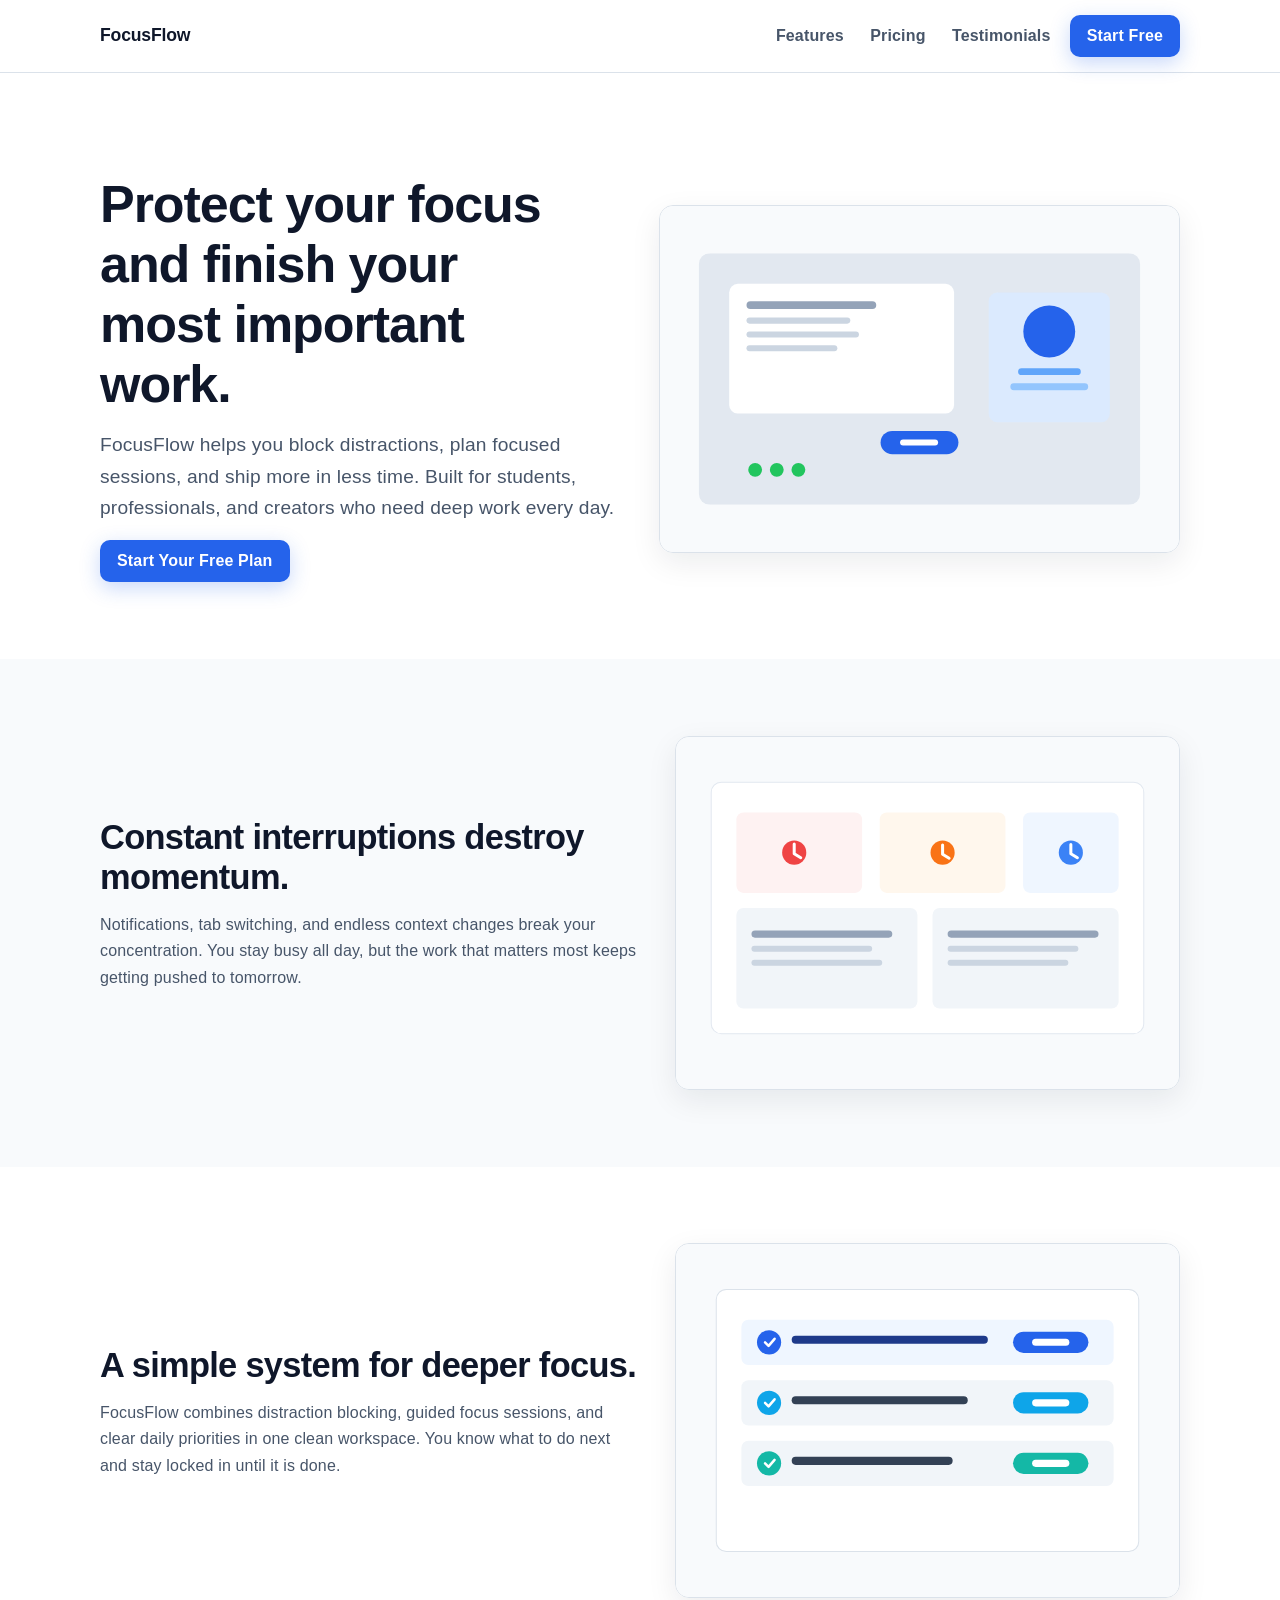
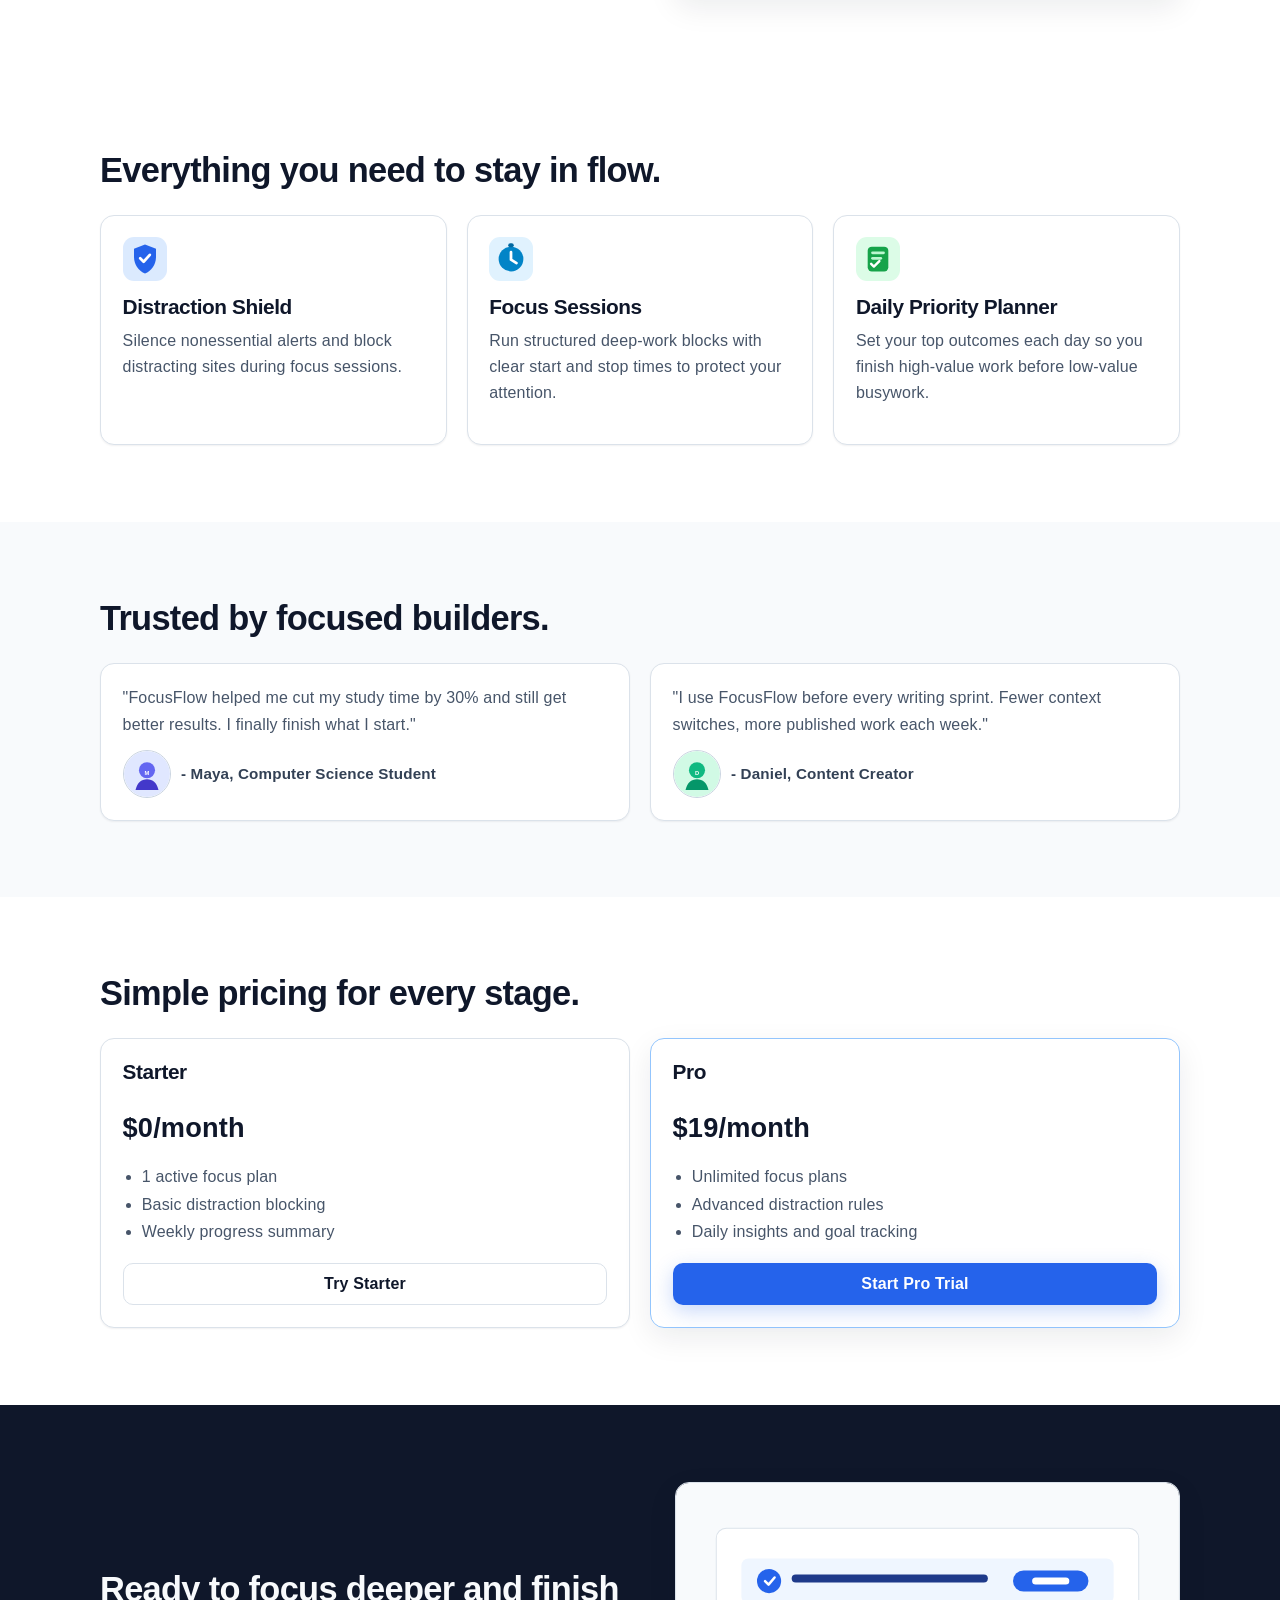
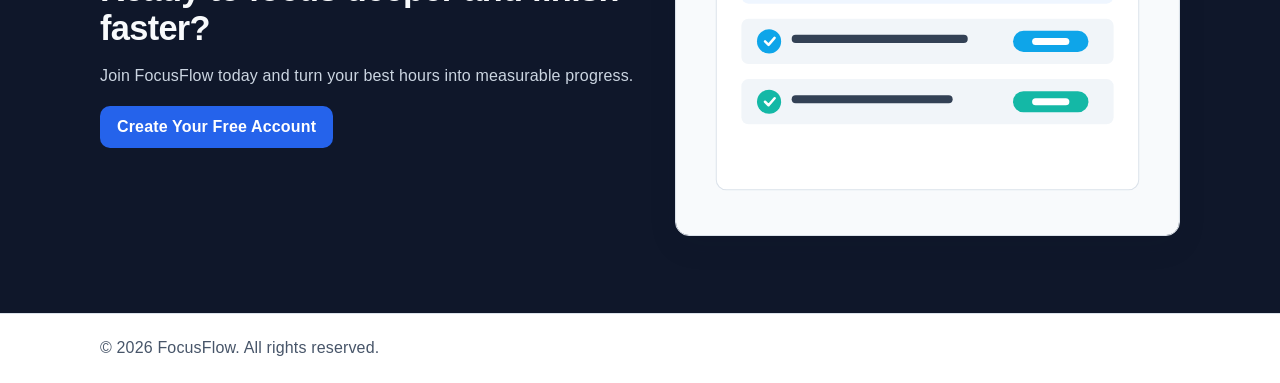
<file: index-no-stock.html>
<!doctype html>
<html lang="en">
  <head>
    <meta charset="UTF-8" />
    <meta name="viewport" content="width=device-width, initial-scale=1.0" />
    <title>FocusFlow | Focus Deeper. Finish Faster.</title>
    <meta
      name="description"
      content="FocusFlow helps students, professionals, and creators reduce distractions and finish meaningful work faster."
    />
    <link rel="stylesheet" href="styles.css" />
  </head>
  <body>
    <header class="navbar">
      <div class="container nav-inner">
        <div class="logo">FocusFlow</div>
        <nav>
          <ul class="nav-links">
            <li><a href="#features">Features</a></li>
            <li><a href="#pricing">Pricing</a></li>
            <li><a href="#testimonials">Testimonials</a></li>
            <li><a href="#cta" class="btn">Start Free</a></li>
          </ul>
        </nav>
      </div>
    </header>

    <main>
      <section class="hero section" id="top">
        <div class="container">
          <div class="section-media hero-layout">
            <div class="section-copy">
              <h1>Protect your focus and finish your most important work.</h1>
              <p class="lead">
                FocusFlow helps you block distractions, plan focused sessions,
                and ship more in less time. Built for students, professionals,
                and creators who need deep work every day.
              </p>
              <a href="#cta" class="btn-primary">Start Your Free Plan</a>
            </div>
            <figure class="section-visual">
              <img
                src="assets/images/hero-deep-work.svg"
                alt="Person in a distraction-free workspace focused on deep work"
                width="1200"
                height="800"
              />
            </figure>
          </div>
        </div>
      </section>

      <section class="section light" id="problem">
        <div class="container">
          <div class="section-media">
            <div class="section-copy">
              <h2>Constant interruptions destroy momentum.</h2>
              <p>
                Notifications, tab switching, and endless context changes break
                your concentration. You stay busy all day, but the work that
                matters most keeps getting pushed to tomorrow.
              </p>
            </div>
            <figure class="section-visual">
              <img
                src="assets/images/problem-context-switching.svg"
                alt="Overloaded workspace with notifications and too many open tabs"
                width="1000"
                height="700"
                loading="lazy"
                decoding="async"
              />
            </figure>
          </div>
        </div>
      </section>

      <section class="section" id="solution">
        <div class="container">
          <div class="section-media">
            <div class="section-copy">
              <h2>A simple system for deeper focus.</h2>
              <p>
                FocusFlow combines distraction blocking, guided focus sessions,
                and clear daily priorities in one clean workspace. You know what
                to do next and stay locked in until it is done.
              </p>
            </div>
            <figure class="section-visual">
              <img
                src="assets/images/solution-focus-system.svg"
                alt="Simple workflow showing prioritized tasks and focused time blocks"
                width="1000"
                height="700"
                loading="lazy"
                decoding="async"
              />
            </figure>
          </div>
        </div>
      </section>

      <section class="section" id="features">
        <div class="container">
          <h2>Everything you need to stay in flow.</h2>
          <div class="feature-grid">
            <article class="feature-card">
              <img
                class="feature-icon"
                src="assets/images/feature-distraction-shield.svg"
                alt=""
                width="64"
                height="64"
                loading="lazy"
                decoding="async"
              />
              <h3>Distraction Shield</h3>
              <p>
                Silence nonessential alerts and block distracting sites during
                focus sessions.
              </p>
            </article>
            <article class="feature-card">
              <img
                class="feature-icon"
                src="assets/images/feature-focus-sessions.svg"
                alt=""
                width="64"
                height="64"
                loading="lazy"
                decoding="async"
              />
              <h3>Focus Sessions</h3>
              <p>
                Run structured deep-work blocks with clear start and stop times
                to protect your attention.
              </p>
            </article>
            <article class="feature-card">
              <img
                class="feature-icon"
                src="assets/images/feature-priority-planner.svg"
                alt=""
                width="64"
                height="64"
                loading="lazy"
                decoding="async"
              />
              <h3>Daily Priority Planner</h3>
              <p>
                Set your top outcomes each day so you finish high-value work
                before low-value busywork.
              </p>
            </article>
          </div>
        </div>
      </section>

      <section class="section light" id="testimonials">
        <div class="container">
          <h2>Trusted by focused builders.</h2>
          <div class="testimonial-grid">
            <article class="testimonial-card">
              <p>
                "FocusFlow helped me cut my study time by 30% and still get
                better results. I finally finish what I start."
              </p>
              <div class="testimonial-person">
                <img
                  src="assets/images/testimonial-maya.svg"
                  alt="Profile photo of Maya, computer science student"
                  width="48"
                  height="48"
                  loading="lazy"
                  decoding="async"
                />
                <span>- Maya, Computer Science Student</span>
              </div>
            </article>
            <article class="testimonial-card">
              <p>
                "I use FocusFlow before every writing sprint. Fewer context
                switches, more published work each week."
              </p>
              <div class="testimonial-person">
                <img
                  src="assets/images/testimonial-daniel.svg"
                  alt="Profile photo of Daniel, content creator"
                  width="48"
                  height="48"
                  loading="lazy"
                  decoding="async"
                />
                <span>- Daniel, Content Creator</span>
              </div>
            </article>
          </div>
        </div>
      </section>

      <section class="section" id="pricing">
        <div class="container">
          <h2>Simple pricing for every stage.</h2>
          <div class="pricing-grid">
            <article class="pricing-card">
              <h3>Starter</h3>
              <p class="price">$0/month</p>
              <ul>
                <li>1 active focus plan</li>
                <li>Basic distraction blocking</li>
                <li>Weekly progress summary</li>
              </ul>
              <a href="#cta" class="btn-secondary">Try Starter</a>
            </article>
            <article class="pricing-card highlight">
              <h3>Pro</h3>
              <p class="price">$19/month</p>
              <ul>
                <li>Unlimited focus plans</li>
                <li>Advanced distraction rules</li>
                <li>Daily insights and goal tracking</li>
              </ul>
              <a href="#cta" class="btn-primary">Start Pro Trial</a>
            </article>
          </div>
        </div>
      </section>

      <section class="section dark" id="cta">
        <div class="container">
          <div class="section-media cta-layout">
            <div class="section-copy">
              <h2>Ready to focus deeper and finish faster?</h2>
              <p>
                Join FocusFlow today and turn your best hours into measurable
                progress.
              </p>
              <a href="#top" class="btn-primary">Create Your Free Account</a>
            </div>
            <figure class="section-visual">
              <img
                src="assets/images/solution-focus-system.svg"
                alt="Simple workflow showing prioritized tasks and focused time blocks"
                width="1000"
                height="700"
                loading="lazy"
                decoding="async"
              />
            </figure>
          </div>
        </div>
      </section>
    </main>

    <footer class="footer">
      <div class="container">
        <p>&copy; 2026 FocusFlow. All rights reserved.</p>
      </div>
    </footer>
  </body>
</html>
</file>
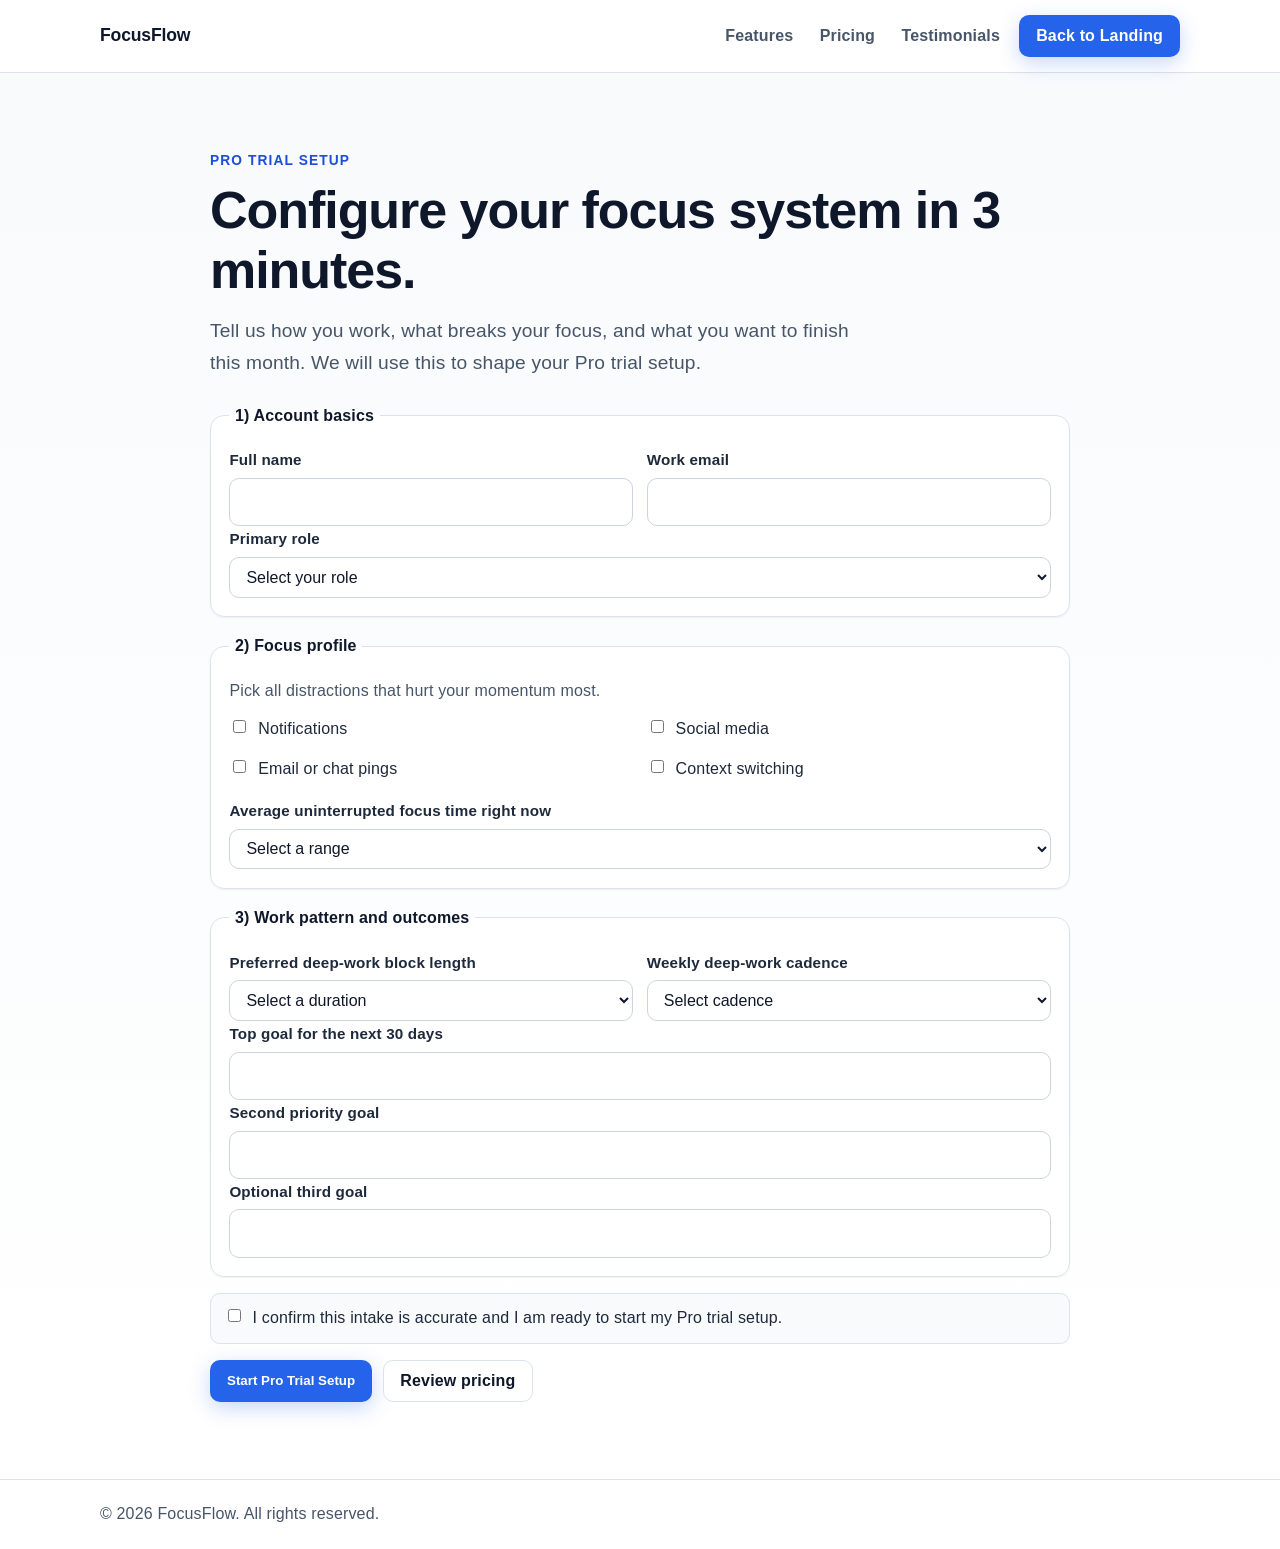
<file: onboarding.html>
<!doctype html>
<html lang="en">
  <head>
    <meta charset="UTF-8" />
    <meta name="viewport" content="width=device-width, initial-scale=1.0" />
    <title>FocusFlow Pro Trial Onboarding</title>
    <meta
      name="description"
      content="Complete your FocusFlow Pro trial onboarding and set your focus workflow for the next 30 days."
    />
    <link rel="stylesheet" href="styles.css" />
  </head>
  <body>
    <header class="navbar">
      <div class="container nav-inner">
        <div class="logo">FocusFlow</div>
        <nav>
          <ul class="nav-links">
            <li><a href="index.html#features">Features</a></li>
            <li><a href="index.html#pricing">Pricing</a></li>
            <li><a href="index.html#testimonials">Testimonials</a></li>
            <li><a href="index.html" class="btn">Back to Landing</a></li>
          </ul>
        </nav>
      </div>
    </header>

    <main>
      <section class="section onboarding-shell">
        <div class="container onboarding-container">
          <div class="onboarding-header">
            <p class="onboarding-kicker">Pro Trial Setup</p>
            <h1>Configure your focus system in 3 minutes.</h1>
            <p class="lead">
              Tell us how you work, what breaks your focus, and what you want to
              finish this month. We will use this to shape your Pro trial setup.
            </p>
          </div>

          <form class="onboarding-form" action="#success" method="get">
            <fieldset class="onboarding-group">
              <legend>1) Account basics</legend>
              <div class="onboarding-grid two-col">
                <div class="field">
                  <label for="fullName">Full name</label>
                  <input id="fullName" name="fullName" type="text" required />
                </div>
                <div class="field">
                  <label for="email">Work email</label>
                  <input id="email" name="email" type="email" required />
                </div>
              </div>
              <div class="field">
                <label for="role">Primary role</label>
                <select id="role" name="role" required>
                  <option value="">Select your role</option>
                  <option value="student">Student</option>
                  <option value="professional">Professional</option>
                  <option value="creator">Creator</option>
                  <option value="founder">Founder</option>
                  <option value="other">Other</option>
                </select>
              </div>
            </fieldset>

            <fieldset class="onboarding-group">
              <legend>2) Focus profile</legend>
              <p class="field-help">
                Pick all distractions that hurt your momentum most.
              </p>
              <div class="onboarding-grid checkbox-grid">
                <label class="check-option">
                  <input type="checkbox" name="distractions" value="notifications" />
                  <span>Notifications</span>
                </label>
                <label class="check-option">
                  <input type="checkbox" name="distractions" value="social-media" />
                  <span>Social media</span>
                </label>
                <label class="check-option">
                  <input type="checkbox" name="distractions" value="email-slack" />
                  <span>Email or chat pings</span>
                </label>
                <label class="check-option">
                  <input type="checkbox" name="distractions" value="context-switching" />
                  <span>Context switching</span>
                </label>
              </div>
              <div class="field">
                <label for="focusWindow"
                  >Average uninterrupted focus time right now</label
                >
                <select id="focusWindow" name="focusWindow" required>
                  <option value="">Select a range</option>
                  <option value="0-15">0-15 minutes</option>
                  <option value="15-30">15-30 minutes</option>
                  <option value="30-60">30-60 minutes</option>
                  <option value="60-90">60-90 minutes</option>
                  <option value="90-plus">90+ minutes</option>
                </select>
              </div>
            </fieldset>

            <fieldset class="onboarding-group">
              <legend>3) Work pattern and outcomes</legend>
              <div class="onboarding-grid two-col">
                <div class="field">
                  <label for="sessionLength">Preferred deep-work block length</label>
                  <select id="sessionLength" name="sessionLength" required>
                    <option value="">Select a duration</option>
                    <option value="25">25 minutes</option>
                    <option value="45">45 minutes</option>
                    <option value="60">60 minutes</option>
                    <option value="90">90 minutes</option>
                  </select>
                </div>
                <div class="field">
                  <label for="cadence">Weekly deep-work cadence</label>
                  <select id="cadence" name="cadence" required>
                    <option value="">Select cadence</option>
                    <option value="2-3">2-3 sessions/week</option>
                    <option value="4-5">4-5 sessions/week</option>
                    <option value="6-7">6-7 sessions/week</option>
                  </select>
                </div>
              </div>

              <div class="field">
                <label for="goalOne">Top goal for the next 30 days</label>
                <input id="goalOne" name="goalOne" type="text" required />
              </div>
              <div class="field">
                <label for="goalTwo">Second priority goal</label>
                <input id="goalTwo" name="goalTwo" type="text" required />
              </div>
              <div class="field">
                <label for="goalThree">Optional third goal</label>
                <input id="goalThree" name="goalThree" type="text" />
              </div>
            </fieldset>

            <label class="check-option check-option-inline">
              <input type="checkbox" name="consent" required />
              <span>
                I confirm this intake is accurate and I am ready to start my Pro
                trial setup.
              </span>
            </label>

            <div class="onboarding-actions">
              <button type="submit" class="btn-primary">Start Pro Trial Setup</button>
              <a href="index.html#pricing" class="btn-secondary">Review pricing</a>
            </div>
          </form>

          <section id="success" class="onboarding-success" aria-live="polite">
            <h2>You are in. Your Pro trial onboarding is captured.</h2>
            <p>
              Next step: go back to the landing page and continue to your account
              creation flow once backend activation is connected.
            </p>
            <a href="index.html#cta" class="btn-primary">Continue</a>
          </section>
        </div>
      </section>
    </main>

    <footer class="footer">
      <div class="container">
        <p>&copy; 2026 FocusFlow. All rights reserved.</p>
      </div>
    </footer>
  </body>
</html>
</file>
<file: styles.css>
:root {
  --bg: #0f172a;
  --surface: #ffffff;
  --surface-alt: #f8fafc;
  --text: #0f172a;
  --muted: #475569;
  --border: #dbe2ea;
  --primary: #2563eb;
  --primary-hover: #1d4ed8;
  --max-width: 1080px;
  --radius: 14px;
  --shadow-sm: 0 1px 2px rgb(15 23 42 / 0.06);
  --shadow-md: 0 10px 30px rgb(15 23 42 / 0.08);
}

*,
*::before,
*::after {
  box-sizing: border-box;
}

html {
  scroll-behavior: smooth;
}

body {
  margin: 0;
  font-family: Inter, "Segoe UI", Roboto, Arial, Helvetica, sans-serif;
  font-size: 1rem;
  line-height: 1.65;
  letter-spacing: 0.01em;
  color: var(--text);
  background: var(--surface);
}

h1,
h2,
h3 {
  margin-top: 0;
  margin-bottom: 0.9rem;
  line-height: 1.15;
  letter-spacing: -0.02em;
}

h1 {
  font-size: clamp(2rem, 4.5vw, 3.25rem);
}

h2 {
  font-size: clamp(1.5rem, 2.8vw, 2.15rem);
}

h3 {
  font-size: clamp(1.1rem, 2vw, 1.3rem);
}

p {
  margin-top: 0;
  margin-bottom: 1rem;
}

a {
  color: inherit;
}

.container {
  width: min(100% - 2rem, var(--max-width));
  margin-inline: auto;
}

.navbar {
  position: sticky;
  top: 0;
  background: rgb(255 255 255 / 0.92);
  backdrop-filter: blur(8px);
  border-bottom: 1px solid var(--border);
  z-index: 10;
}

.nav-inner {
  min-height: 72px;
  display: flex;
  align-items: center;
  justify-content: space-between;
  gap: 1rem;
}

.logo {
  font-size: 1.1rem;
  font-weight: 800;
  letter-spacing: -0.01em;
}

.nav-links {
  margin: 0;
  padding: 0;
  list-style: none;
  display: flex;
  align-items: center;
  gap: 0.75rem;
}

.nav-links a {
  text-decoration: none;
}

.nav-links a:not(.btn) {
  color: var(--muted);
  font-weight: 600;
  padding: 0.35rem 0.45rem;
  border-radius: 8px;
  transition: color 0.2s ease, background-color 0.2s ease;
}

.nav-links a:not(.btn):hover {
  color: var(--text);
  background: var(--surface-alt);
}

.section {
  padding: clamp(3.25rem, 6vw, 5rem) 0;
}

.hero {
  padding-top: clamp(4rem, 8vw, 6.5rem);
}

.hero h1 {
  max-width: 16ch;
}

.section-media {
  display: grid;
  grid-template-columns: 1.03fr 0.97fr;
  align-items: center;
  gap: clamp(1.25rem, 3vw, 2.5rem);
}

.hero-layout {
  grid-template-columns: 1fr 1fr;
}

.section-copy {
  min-width: 0;
}

.section-visual {
  margin: 0;
}

.section-visual img {
  width: 100%;
  height: auto;
  display: block;
  border: 1px solid var(--border);
  border-radius: var(--radius);
  box-shadow: var(--shadow-md);
}

.lead {
  max-width: 60ch;
  color: var(--muted);
  font-size: clamp(1.05rem, 1.5vw, 1.2rem);
}

#problem p,
#solution p {
  max-width: 65ch;
  color: var(--muted);
}

.light {
  background: var(--surface-alt);
}

.dark {
  background: var(--bg);
  color: #f8fafc;
}

.feature-grid,
.testimonial-grid,
.pricing-grid {
  display: grid;
  gap: 1.25rem;
  margin-top: 1.5rem;
}

.feature-grid {
  grid-template-columns: repeat(3, minmax(0, 1fr));
}

.testimonial-grid,
.pricing-grid {
  grid-template-columns: repeat(2, minmax(0, 1fr));
}

.feature-card,
.testimonial-card,
.pricing-card {
  background: var(--surface);
  border: 1px solid var(--border);
  border-radius: var(--radius);
  padding: 1.35rem;
  box-shadow: var(--shadow-sm);
}

.feature-card h3,
.testimonial-card h3,
.pricing-card h3 {
  margin-bottom: 0.55rem;
}

.feature-card p,
.testimonial-card p,
.pricing-card li {
  color: var(--muted);
}

.feature-icon {
  width: 44px;
  height: 44px;
  display: block;
  margin-bottom: 0.85rem;
}

.testimonial-card p {
  margin-bottom: 0.75rem;
}

.testimonial-person {
  display: flex;
  align-items: center;
  gap: 0.65rem;
}

.testimonial-person img {
  width: 48px;
  height: 48px;
  border-radius: 50%;
  border: 1px solid #cbd5e1;
}

.testimonial-card span {
  color: #334155;
  font-weight: 600;
  font-size: 0.95rem;
}

.pricing-card {
  display: flex;
  flex-direction: column;
  gap: 0.8rem;
}

.pricing-card ul {
  padding-left: 1.2rem;
  margin-top: 0;
  margin-bottom: 0.35rem;
  line-height: 1.7;
}

.highlight {
  border-color: #93c5fd;
  box-shadow: var(--shadow-md);
}

.price {
  font-size: clamp(1.4rem, 2.5vw, 1.7rem);
  font-weight: 800;
  margin-bottom: 0;
}

.btn,
.btn-primary,
.btn-secondary {
  display: inline-flex;
  align-items: center;
  justify-content: center;
  min-height: 42px;
  text-decoration: none;
  border-radius: 10px;
  padding: 0.62rem 1rem;
  font-weight: 700;
  line-height: 1;
  border: 1px solid transparent;
  transition: transform 0.18s ease, box-shadow 0.2s ease, background-color 0.2s ease, color 0.2s ease, border-color 0.2s ease;
}

.btn-primary,
.btn {
  background: var(--primary);
  color: #ffffff;
  box-shadow: 0 6px 20px rgb(37 99 235 / 0.25);
}

.btn-primary:hover,
.btn:hover {
  background: var(--primary-hover);
  transform: translateY(-1px);
}

.btn-secondary {
  border-color: var(--border);
  background: #ffffff;
  color: #0f172a;
}

.btn-secondary:hover {
  background: #f8fafc;
  border-color: #c7d2e0;
  transform: translateY(-1px);
}

.btn:focus-visible,
.btn-primary:focus-visible,
.btn-secondary:focus-visible,
.nav-links a:focus-visible {
  outline: 3px solid #93c5fd;
  outline-offset: 2px;
}

.dark .btn-primary {
  box-shadow: none;
}

.dark p {
  color: #cbd5e1;
}

.footer {
  border-top: 1px solid var(--border);
  color: var(--muted);
  padding: 1.35rem 0;
}

.footer p {
  margin-bottom: 0;
}

.onboarding-shell {
  background: linear-gradient(180deg, #f8fafc 0%, #ffffff 100%);
}

.onboarding-container {
  max-width: 860px;
}

.onboarding-header {
  margin-bottom: 1.5rem;
}

.onboarding-kicker {
  font-size: 0.86rem;
  font-weight: 700;
  letter-spacing: 0.08em;
  text-transform: uppercase;
  color: #1d4ed8;
  margin-bottom: 0.55rem;
}

.onboarding-form {
  display: grid;
  gap: 1rem;
}

.onboarding-group {
  margin: 0;
  border: 1px solid var(--border);
  border-radius: var(--radius);
  padding: 1.15rem;
  background: #ffffff;
  box-shadow: var(--shadow-sm);
}

.onboarding-group legend {
  font-weight: 700;
  padding: 0 0.35rem;
}

.onboarding-grid {
  display: grid;
  gap: 0.85rem;
}

.onboarding-grid.two-col {
  grid-template-columns: repeat(2, minmax(0, 1fr));
}

.field {
  display: grid;
  gap: 0.35rem;
}

.field label {
  font-size: 0.95rem;
  font-weight: 600;
  color: #1e293b;
}

.field input,
.field select,
.field textarea {
  width: 100%;
  border: 1px solid #cbd5e1;
  border-radius: 10px;
  padding: 0.62rem 0.75rem;
  font: inherit;
  color: var(--text);
  background: #ffffff;
}

.field input:focus-visible,
.field select:focus-visible,
.field textarea:focus-visible {
  outline: 3px solid #93c5fd;
  outline-offset: 1px;
  border-color: #60a5fa;
}

.field-help {
  margin-bottom: 0.75rem;
  color: var(--muted);
}

.checkbox-grid {
  grid-template-columns: repeat(2, minmax(0, 1fr));
  margin-bottom: 0.95rem;
}

.check-option {
  display: flex;
  align-items: flex-start;
  gap: 0.55rem;
  font-weight: 500;
  color: #1e293b;
}

.check-option input {
  margin-top: 0.25rem;
}

.check-option-inline {
  border: 1px solid var(--border);
  border-radius: 10px;
  background: #f8fafc;
  padding: 0.7rem 0.8rem;
}

.onboarding-actions {
  display: flex;
  flex-wrap: wrap;
  gap: 0.7rem;
  align-items: center;
}

.onboarding-success {
  display: none;
  margin-top: 1.35rem;
  border: 1px solid #93c5fd;
  border-radius: var(--radius);
  background: #eff6ff;
  padding: 1rem 1.1rem;
}

.onboarding-success:target {
  display: block;
}

.onboarding-success h2 {
  font-size: clamp(1.2rem, 2vw, 1.55rem);
  margin-bottom: 0.55rem;
}

@media (max-width: 860px) {
  .feature-grid,
  .testimonial-grid,
  .pricing-grid {
    grid-template-columns: 1fr;
  }

  .section-media,
  .hero-layout {
    grid-template-columns: 1fr;
  }

  .section-visual {
    order: 2;
  }

  .nav-inner {
    min-height: auto;
    flex-direction: column;
    align-items: flex-start;
    padding: 0.75rem 0;
  }

  .nav-links {
    flex-wrap: wrap;
    row-gap: 0.5rem;
  }

  .section {
    padding: 3rem 0;
  }

  .hero {
    padding-top: 4rem;
  }

  .feature-card,
  .testimonial-card,
  .pricing-card {
    padding: 1.2rem;
  }

  .onboarding-grid.two-col,
  .checkbox-grid {
    grid-template-columns: 1fr;
  }

  .onboarding-group {
    padding: 1rem;
  }
}
</file>
